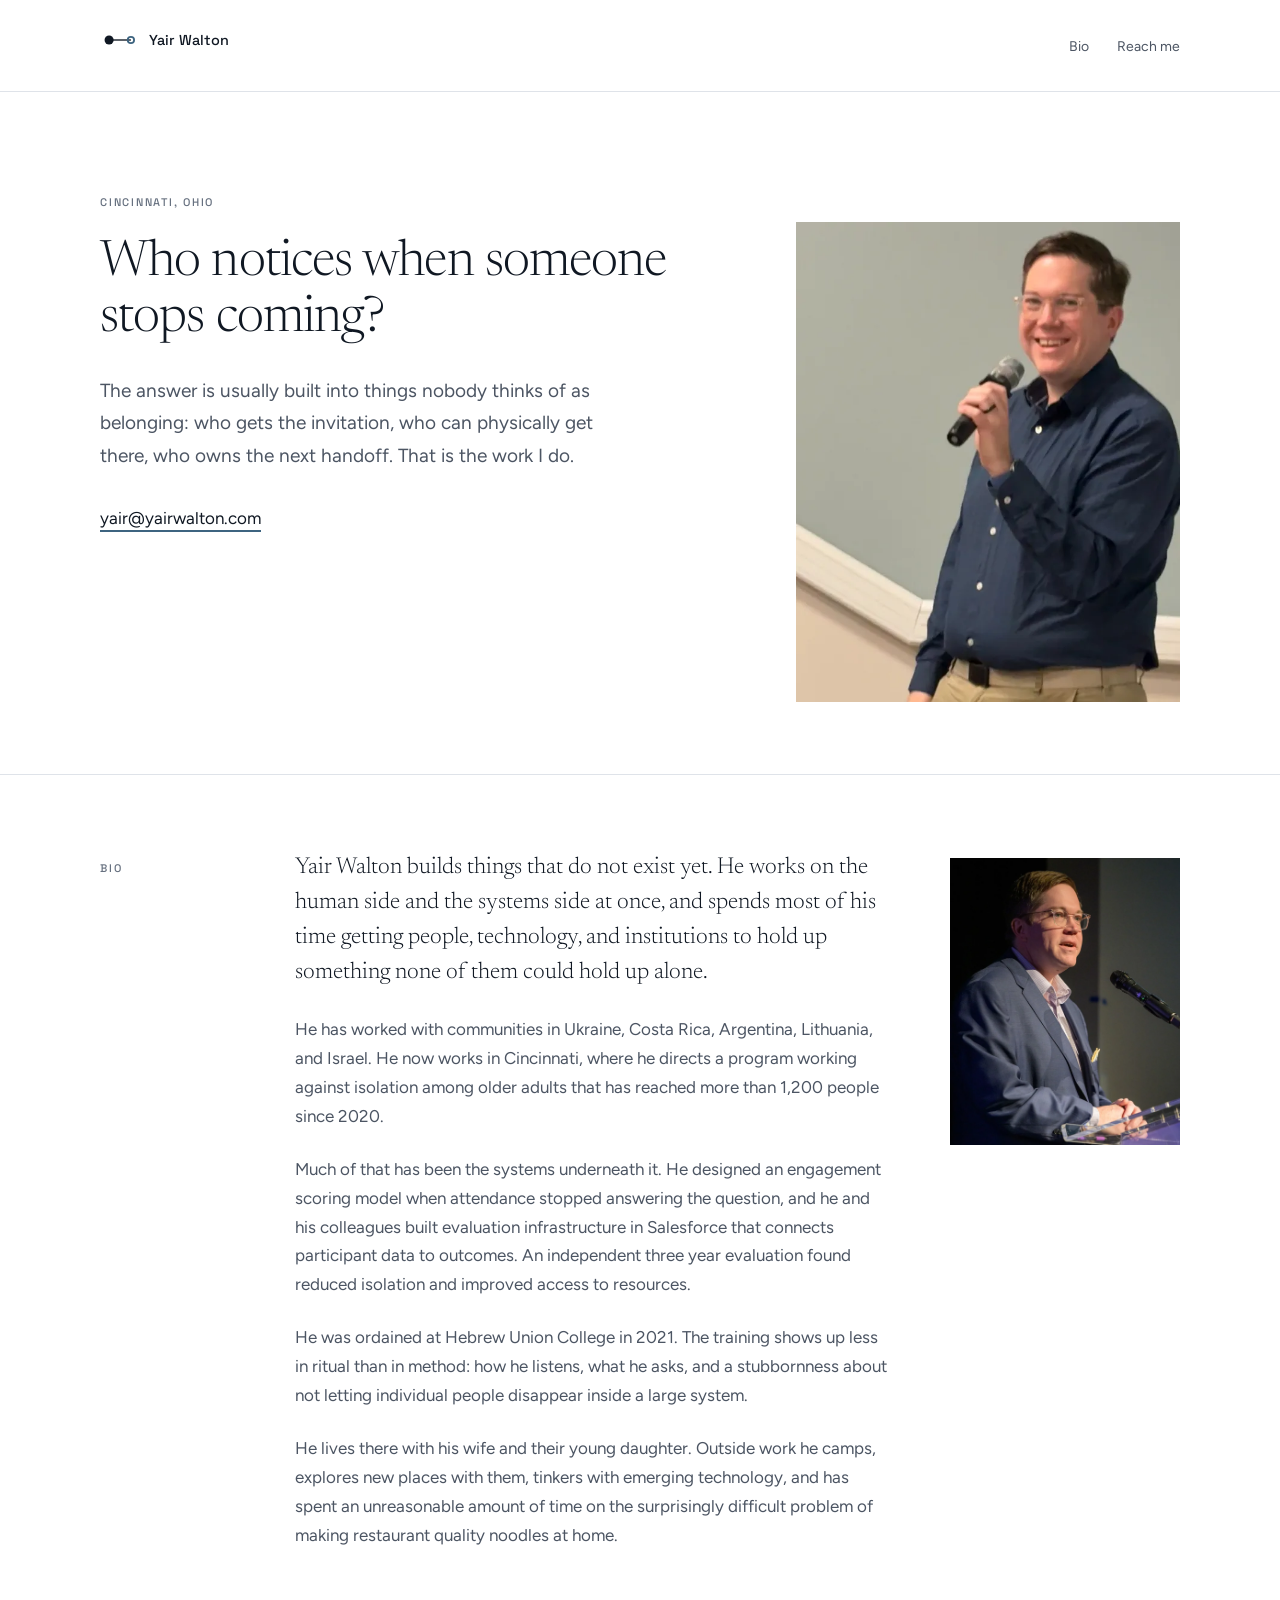
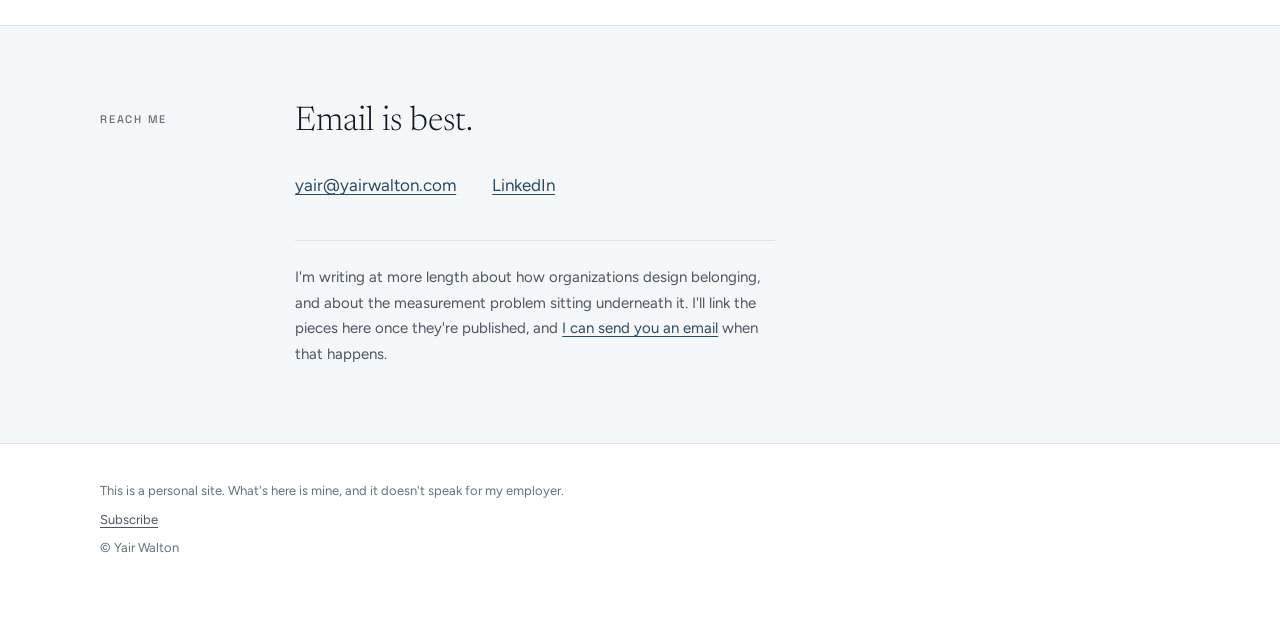
<file: index.html>
<!DOCTYPE html>
<html lang="en">
<head>
<meta charset="UTF-8">
<meta name="viewport" content="width=device-width, initial-scale=1">

<title>Yair Walton</title>
<meta name="description" content="Who notices when someone stops coming? Yair Walton builds things that do not exist yet, weaving together the people and systems that hold them up. Cincinnati, Ohio.">
<meta name="author" content="Yair Walton">
<meta name="robots" content="index, follow, max-image-preview:large, max-snippet:-1">
<meta name="msvalidate.01" content="66A717ED870D76613AE6707CD787BCC9">


<link rel="canonical" href="https://yairwalton.com/">

<meta property="og:type" content="profile">
<meta property="og:locale" content="en_US">
<meta property="og:site_name" content="Yair Walton">
<meta property="og:title" content="Yair Walton">
<meta property="og:description" content="The answer is usually built into things nobody thinks of as belonging: who gets the invitation, who can physically get there, who owns the next handoff.">
<meta property="og:url" content="https://yairwalton.com/">
<meta property="og:image" content="https://yairwalton.com/assets/share-card.png">
<meta property="og:image:width" content="1200">
<meta property="og:image:height" content="630">
<meta property="og:image:alt" content="Yair Walton. Who notices when someone stops coming?">

<meta name="twitter:card" content="summary_large_image">
<meta name="twitter:title" content="Yair Walton">
<meta name="twitter:description" content="Who notices when someone stops coming?">
<meta name="twitter:image" content="https://yairwalton.com/assets/share-card.png">

<meta name="theme-color" content="#F6F7F8" media="(prefers-color-scheme: light)">
<meta name="theme-color" content="#101823" media="(prefers-color-scheme: dark)">

<link rel="icon" href="/favicon.ico" sizes="32x32">
<link rel="icon" href="/favicon.svg" type="image/svg+xml">
<link rel="apple-touch-icon" href="/assets/icon-180.png">
<link rel="manifest" href="/site.webmanifest">

<link rel="preload" href="assets/fonts/newsreader-var.woff2" as="font" type="font/woff2" crossorigin>
<link rel="preload" href="assets/fonts/figtree-var.woff2" as="font" type="font/woff2" crossorigin>
<link rel="alternate" type="text/markdown" href="/index.md" title="Markdown version, for AI agents">
<link rel="stylesheet" href="styles.css">

<script type="application/ld+json">
{
  "@context": "https://schema.org",
  "@graph": [
    {
      "@type": "Person",
      "@id": "https://yairwalton.com/#yair",
      "name": "Yair Walton",
      "url": "https://yairwalton.com/",
      "image": {
        "@type": "ImageObject",
        "@id": "https://yairwalton.com/#portrait",
        "url": "https://yairwalton.com/assets/portrait-speaking-920.webp",
        "width": 920,
        "height": 1150,
        "caption": "Yair Walton"
      },
      "description": "Yair Walton builds things that do not exist yet, weaving together the people, systems, and networks that have to hold them up.",
      "address": {
        "@type": "PostalAddress",
        "addressLocality": "Cincinnati",
        "addressRegion": "OH",
        "addressCountry": "US"
      },
      "homeLocation": {
        "@type": "Place",
        "name": "Cincinnati, Ohio"
      },
      "alumniOf": {
        "@type": "CollegeOrUniversity",
        "name": "Hebrew Union College"
      },
      "knowsAbout": [
        "Belonging",
        "Program operations",
        "Social connection",
        "Community health",
        "Relationship centered care",
        "Outcome measurement",
        "Programme design",
        "Volunteer engagement",
        "Partnership development"
      ],
      "sameAs": [
        "https://www.linkedin.com/in/yairwalton/"
      ],
      "disambiguatingDescription": "Community program builder and operations leader in Cincinnati, Ohio, focused on social connection and outcome measurement."
    },
    {
      "@type": "WebSite",
      "@id": "https://yairwalton.com/#website",
      "url": "https://yairwalton.com/",
      "name": "Yair Walton",
      "inLanguage": "en-US",
      "publisher": {
        "@id": "https://yairwalton.com/#yair"
      },
      "description": "The personal site of Yair Walton, who builds community programs and the systems that measure whether they reach the people they are meant to reach.",
      "about": {
        "@id": "https://yairwalton.com/#yair"
      }
    },
    {
      "@type": "ProfilePage",
      "@id": "https://yairwalton.com/#page",
      "url": "https://yairwalton.com/",
      "name": "Yair Walton",
      "isPartOf": {
        "@id": "https://yairwalton.com/#website"
      },
      "mainEntity": {
        "@id": "https://yairwalton.com/#yair"
      },
      "primaryImageOfPage": {
        "@id": "https://yairwalton.com/#portrait"
      },
      "inLanguage": "en-US",
      "dateCreated": "2026-08-08",
      "dateModified": "2026-08-08"
    }
  ]
}
</script>

<!--
  ANALYTICS. Two ways to turn this on. Use ONE, never both, or every visit
  gets counted twice.

  EASIEST, no code: in the Cloudflare dashboard open your Pages project,
  go to Settings, then Web Analytics, and click Enable. Cloudflare injects
  the beacon for you. Nothing here needs to change.

  IN CODE: go to Cloudflare dashboard, Web Analytics, Add a site, copy the
  token it gives you, paste it over YOUR-TOKEN-HERE below, and delete the
  two comment markers around the script tag so it goes live.

  Either way it is cookieless, collects no personal data, and needs no
  cookie banner.

<script defer src="https://static.cloudflareinsights.com/beacon.min.js"
        data-cf-beacon='{"token": "YOUR-TOKEN-HERE"}'></script>
-->
</head>
<body>

<a class="skip" href="#main">Skip to content</a>

<header class="site-head">
  <div class="wrap head-row">
    <a class="mark" href="/" aria-label="Yair Walton, home">
      <svg viewBox="0 0 44 24" role="img" aria-hidden="true" focusable="false">
        <line x1="10" y1="12" x2="34" y2="12"></line>
        <circle class="point-solid" cx="10" cy="12" r="5"></circle>
        <circle class="point-open" cx="34" cy="12" r="3.5"></circle>
      </svg>
      <span>Yair Walton</span>
    </a>
    <nav aria-label="Sections">
      <a href="#bio">Bio</a>
      <a href="#reach">Reach me</a>
    </nav>
  </div>
</header>

<main id="main">

  <!-- Opening -->
  <section class="open" aria-label="Introduction">
    <div class="wrap open-grid">
      <div>
        <p class="kicker">Cincinnati, Ohio</p>
        <h1>Who notices when someone stops coming?</h1>
        <p class="lede">
          The answer is usually built into things nobody thinks of as belonging: who gets
          the invitation, who can physically get there, who owns the next handoff. That
          is the work I do.
        </p>
        <p class="open-cta">
          <a href="mailto:yair@yairwalton.com">yair@yairwalton.com</a>
        </p>
      </div>
      <figure class="portrait">
        <img
          src="assets/portrait-speaking-920.webp"
          srcset="assets/portrait-speaking-640.webp 640w, assets/portrait-speaking-920.webp 920w"
          sizes="(max-width: 860px) 78vw, 34vw"
          alt="Yair Walton speaking to a room, holding a microphone"
          width="920" height="1150"
          fetchpriority="high">
      </figure>
    </div>
  </section>

  <!-- Bio -->
  <section class="section" id="bio" aria-labelledby="bio-label">
    <div class="wrap section-grid">
      <h2 class="kicker" id="bio-label">Bio</h2>
      <div class="bio-body">
        <div class="prose">
          <p>
            Yair Walton builds things that do not exist yet. He works on the human side
            and the systems side at once, and spends most of his time getting people,
            technology, and institutions to hold up something none of them could hold up
            alone.
          </p>
          <p>
            He has worked with communities in Ukraine, Costa Rica, Argentina, Lithuania,
            and Israel. He now works in Cincinnati, where he directs a program working
            against isolation among older adults that has reached more than 1,200 people
            since 2020.
          </p>
          <p>
            Much of that has been the systems underneath it. He designed an engagement
            scoring model when attendance stopped answering the question, and he and his
            colleagues built evaluation infrastructure in Salesforce that connects
            participant data to outcomes. An independent three year evaluation found
            reduced isolation and improved access to resources.
          </p>
          <p>
            He was ordained at Hebrew Union College in 2021. The training shows up less in
            ritual than in method: how he listens, what he asks, and a stubbornness about
            not letting individual people disappear inside a large system.
          </p>
          <p>
            He lives there with his wife and their young daughter. Outside work he camps,
            explores new places with them, tinkers with emerging technology, and has spent
            an unreasonable amount of time on the surprisingly difficult problem of making
            restaurant quality noodles at home.
          </p>
        </div>
        <figure class="bio-shot">
          <img src="assets/portrait-podium-1000.webp"
               alt="Yair Walton speaking at a podium"
               width="1000" height="1250" loading="lazy">
        </figure>
      </div>
    </div>
  </section>

  <!-- Reach me -->
  <section class="section reach" id="reach" aria-labelledby="reach-label">
    <div class="wrap section-grid">
      <h2 class="kicker" id="reach-label">Reach me</h2>
      <div class="prose">
        <p class="big">Email is best.</p>
        <ul class="links">
          <li><a href="mailto:yair@yairwalton.com">yair@yairwalton.com</a></li>
          <li><a href="https://www.linkedin.com/in/yairwalton/" rel="me noopener">LinkedIn</a></li>
        </ul>
        <p class="routing">
          I'm writing at more length about how organizations design belonging, and about
          the measurement problem sitting underneath it. I'll link the pieces here once
          they're published, and <a href="subscribe.html">I can send you an email</a> when
          that happens.
        </p>
      </div>
    </div>
  </section>

</main>

<footer class="site-foot">
  <div class="wrap">
    <p>
      This is a personal site. What's here is mine, and it doesn't speak for my
      employer.
    </p>
    <p class="foot-links">
      <a href="/subscribe.html">Subscribe</a>
    </p>
    <p>&copy; Yair Walton</p>
  </div>
</footer>

</body>
</html>
</file>
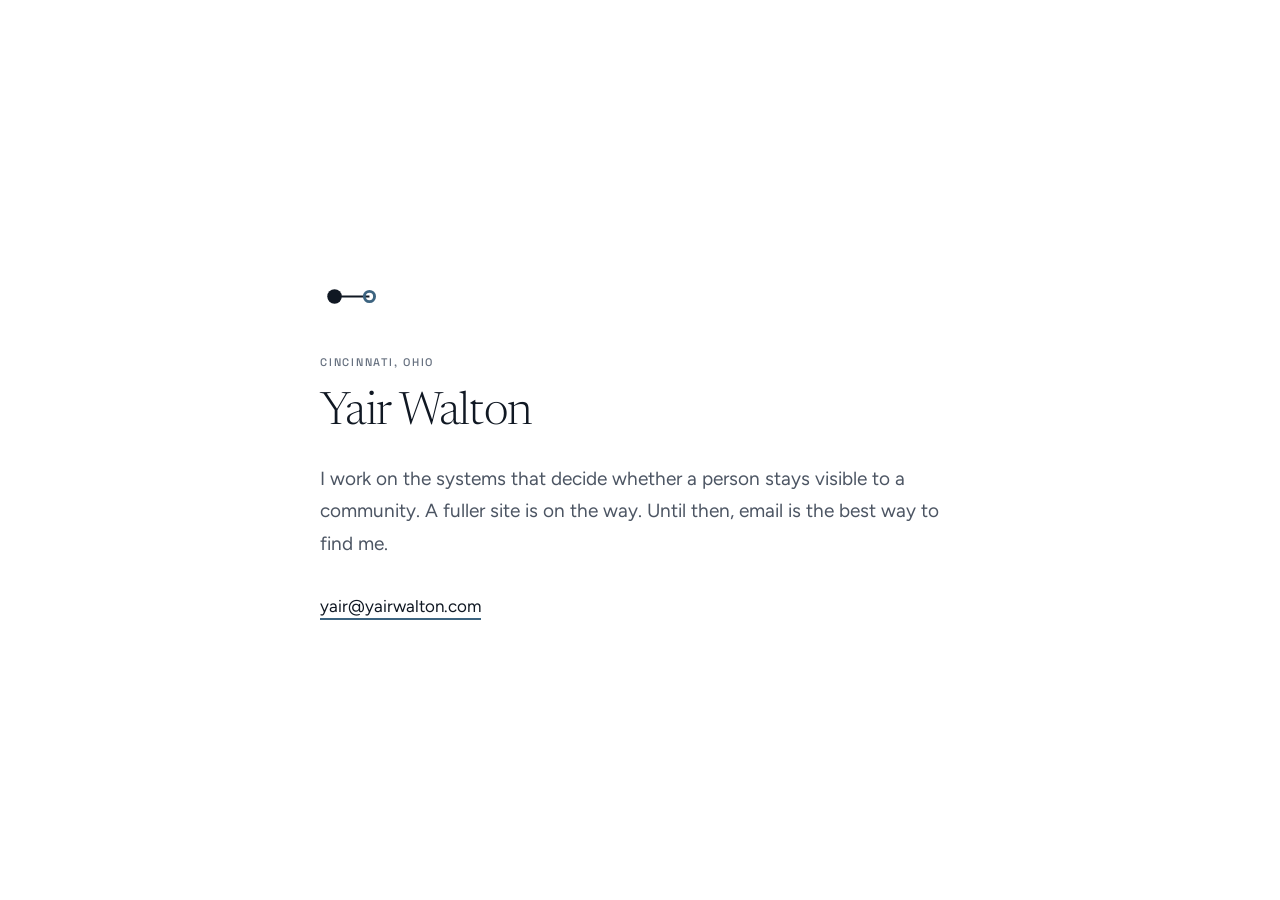
<file: soon.html>
<!DOCTYPE html>
<html lang="en">
<head>
<meta charset="UTF-8">
<meta name="viewport" content="width=device-width, initial-scale=1">

<title>Yair Walton</title>
<meta name="description" content="Yair Walton, Cincinnati. A fuller site is on the way.">
<meta name="author" content="Yair Walton">
<meta name="robots" content="noindex, nofollow">

<meta property="og:type" content="website">
<meta property="og:locale" content="en_US">
<meta property="og:site_name" content="Yair Walton">
<meta property="og:title" content="Yair Walton">
<meta property="og:description" content="Cincinnati. A fuller site is on the way.">
<meta property="og:image" content="https://yairwalton.com/assets/share-card.png">
<meta property="og:image:width" content="1200">
<meta property="og:image:height" content="630">

<meta name="theme-color" content="#F6F7F8" media="(prefers-color-scheme: light)">
<meta name="theme-color" content="#101823" media="(prefers-color-scheme: dark)">

<link rel="icon" href="/favicon.ico" sizes="32x32">
<link rel="icon" href="/favicon.svg" type="image/svg+xml">
<link rel="apple-touch-icon" href="/assets/icon-180.png">
<link rel="manifest" href="/site.webmanifest">

<link rel="preload" href="assets/fonts/newsreader-var.woff2" as="font" type="font/woff2" crossorigin>
<link rel="stylesheet" href="styles.css">
</head>
<body>

<main class="splash">
  <div class="wrap narrow">
    <div class="mark mark-lg">
      <svg viewBox="0 0 44 24" role="img" aria-label="Yair Walton" focusable="false">
        <line x1="10" y1="12" x2="34" y2="12"></line>
        <circle class="point-solid" cx="10" cy="12" r="5"></circle>
        <circle class="point-open" cx="34" cy="12" r="3.5"></circle>
      </svg>
    </div>

    <p class="kicker">Cincinnati, Ohio</p>
    <h1 class="page-title">Yair Walton</h1>

    <p class="lede">
      I work on the systems that decide whether a person stays visible to a community.
      A fuller site is on the way. Until then, email is the best way to find me.
    </p>

    <p class="open-cta">
      <a href="mailto:yair@yairwalton.com">yair@yairwalton.com</a>
    </p>

  </div>
</main>

</body>
</html>
</file>
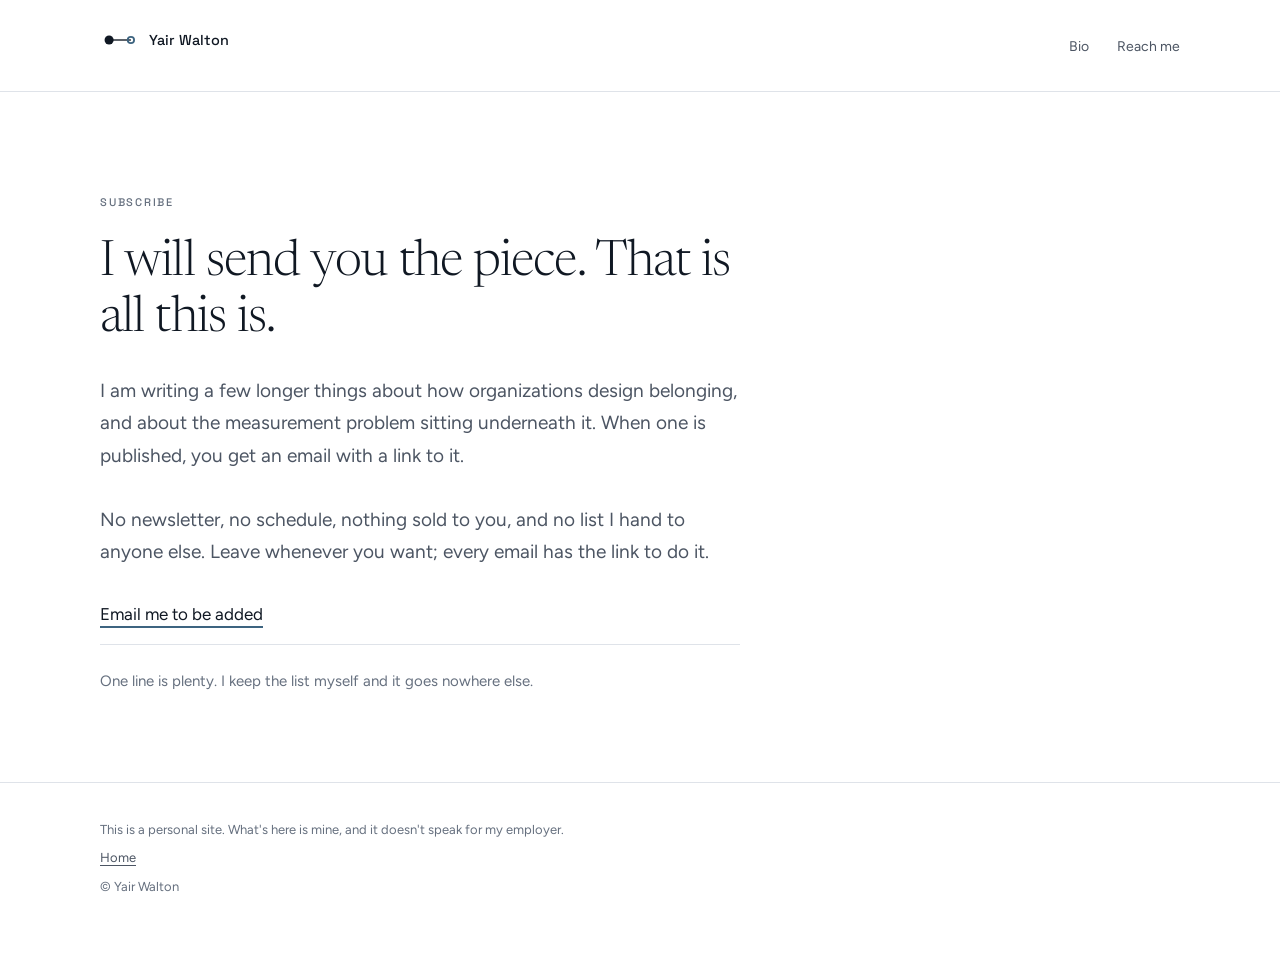
<file: subscribe.html>
<!DOCTYPE html>
<html lang="en">
<head>
<meta charset="UTF-8">
<meta name="viewport" content="width=device-width, initial-scale=1">

<title>Subscribe, Yair Walton</title>
<meta name="description" content="An email when a new piece is published. Nothing else.">
<meta name="author" content="Yair Walton">
<meta name="robots" content="index, follow, max-image-preview:large, max-snippet:-1">

<link rel="canonical" href="https://yairwalton.com/subscribe.html">

<meta property="og:type" content="website">
<meta property="og:locale" content="en_US">
<meta property="og:site_name" content="Yair Walton">
<meta property="og:title" content="Subscribe, Yair Walton">
<meta property="og:description" content="An email when a new piece is published. Nothing else.">
<meta property="og:url" content="https://yairwalton.com/subscribe.html">
<meta property="og:image" content="https://yairwalton.com/assets/share-card.png">
<meta property="og:image:width" content="1200">
<meta property="og:image:height" content="630">

<meta name="theme-color" content="#F6F7F8" media="(prefers-color-scheme: light)">
<meta name="theme-color" content="#101823" media="(prefers-color-scheme: dark)">

<link rel="icon" href="/favicon.ico" sizes="32x32">
<link rel="icon" href="/favicon.svg" type="image/svg+xml">
<link rel="apple-touch-icon" href="/assets/icon-180.png">
<link rel="manifest" href="/site.webmanifest">

<link rel="preload" href="assets/fonts/newsreader-var.woff2" as="font" type="font/woff2" crossorigin>
<link rel="preload" href="assets/fonts/figtree-var.woff2" as="font" type="font/woff2" crossorigin>
<link rel="alternate" type="text/markdown" href="/subscribe.md" title="Markdown version, for AI agents">
<link rel="stylesheet" href="styles.css">

<!--
  ANALYTICS. Two ways to turn this on. Use ONE, never both, or every visit
  gets counted twice.

  EASIEST, no code: in the Cloudflare dashboard open your Pages project,
  go to Settings, then Web Analytics, and click Enable. Cloudflare injects
  the beacon for you. Nothing here needs to change.

  IN CODE: go to Cloudflare dashboard, Web Analytics, Add a site, copy the
  token it gives you, paste it over YOUR-TOKEN-HERE below, and delete the
  two comment markers around the script tag so it goes live.

  Either way it is cookieless, collects no personal data, and needs no
  cookie banner.

<script defer src="https://static.cloudflareinsights.com/beacon.min.js"
        data-cf-beacon='{"token": "YOUR-TOKEN-HERE"}'></script>
-->
<script type="application/ld+json">
{
  "@context": "https://schema.org",
  "@type": "WebPage",
  "@id": "https://yairwalton.com/subscribe.html",
  "url": "https://yairwalton.com/subscribe.html",
  "name": "Subscribe, Yair Walton",
  "description": "An email when a new piece is published. Nothing else.",
  "isPartOf": {
    "@id": "https://yairwalton.com/#website"
  },
  "about": {
    "@id": "https://yairwalton.com/#yair"
  },
  "inLanguage": "en-US"
}
</script>
</head>
<body>

<a class="skip" href="#main">Skip to content</a>

<header class="site-head">
  <div class="wrap head-row">
    <a class="mark" href="/" aria-label="Yair Walton, home">
      <svg viewBox="0 0 44 24" role="img" aria-hidden="true" focusable="false">
        <line x1="10" y1="12" x2="34" y2="12"></line>
        <circle class="point-solid" cx="10" cy="12" r="5"></circle>
        <circle class="point-open" cx="34" cy="12" r="3.5"></circle>
      </svg>
      <span>Yair Walton</span>
    </a>
    <nav aria-label="Sections">
      <a href="/#bio">Bio</a>
      <a href="/#reach">Reach me</a>
    </nav>
  </div>
</header>

<main id="main">

  <section class="open" aria-label="Subscribe">
    <div class="wrap narrow">
      <p class="kicker">Subscribe</p>
      <h1 class="page-title">I will send you the piece. That is all this is.</h1>

      <p class="lede">
        I am writing a few longer things about how organizations design belonging, and
        about the measurement problem sitting underneath it. When one is published, you
        get an email with a link to it.
      </p>

      <p class="lede">
        No newsletter, no schedule, nothing sold to you, and no list I hand to anyone
        else. Leave whenever you want; every email has the link to do it.
      </p>

      <!--
        THE SIGNUP FORM IS TURNED OFF until there is a Buttondown account to
        receive it. A form that posts to a dead address just throws a 404 at
        whoever fills it in, so the mailto below is doing the job instead.

        TO TURN IT ON: sign up at buttondown.com, replace YOUR-USERNAME below
        with your account name, then delete this comment's opening and closing
        markers so the form renders.

      <form class="signup"
            action="https://buttondown.com/api/emails/embed-subscribe/YOUR-USERNAME"
            method="post"
            target="_blank">
        <label for="email">Your email</label>
        <div class="signup-row">
          <input type="email" name="email" id="email" required
                 autocomplete="email" placeholder="you@example.com">
          <button type="submit">Send me the pieces</button>
        </div>
      </form>
      -->

      <p class="open-cta">
        <a href="mailto:yair@yairwalton.com?subject=Add%20me%20to%20the%20list">Email me to be added</a>
      </p>
      <p class="routing">
        One line is plenty. I keep the list myself and it goes nowhere else.
      </p>
    </div>
  </section>

</main>

<footer class="site-foot">
  <div class="wrap">
    <p>
      This is a personal site. What's here is mine, and it doesn't speak for my
      employer.
    </p>
    <p class="foot-links">
      <a href="/">Home</a>
    </p>
    <p>&copy; Yair Walton</p>
  </div>
</footer>

</body>
</html>
</file>
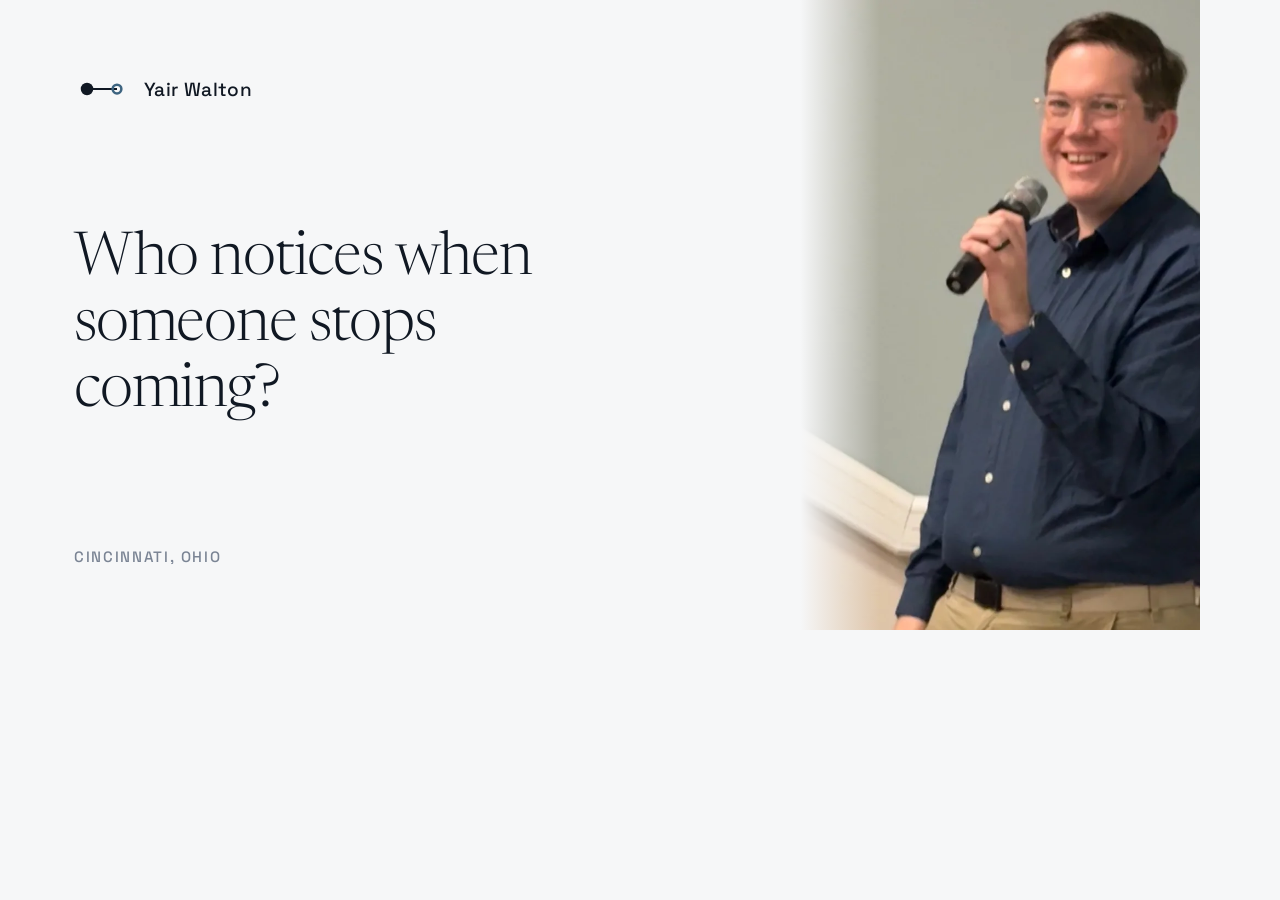
<file: tools/share-card.html>
<!DOCTYPE html>
<html lang="en">
<head>
<meta charset="UTF-8">
<title>Share card source</title>
<!--
  Source for assets/share-card.png (1200x630), the image that appears when
  the site is linked on LinkedIn, Slack, iMessage, or anywhere else.
  To regenerate after an edit, screenshot this file at exactly 1200x630.
-->
<style>
  @font-face { font-family:'Newsreader'; src:url('../public/assets/fonts/newsreader-var.woff2') format('woff2-variations'); font-weight:200 800; font-style:normal; }
  @font-face { font-family:'Figtree'; src:url('../public/assets/fonts/figtree-var.woff2') format('woff2-variations'); font-weight:300 900; }
  @font-face { font-family:'Space Grotesk'; src:url('../public/assets/fonts/space-grotesk-var.woff2') format('woff2-variations'); font-weight:300 700; }

  * { box-sizing:border-box; margin:0; padding:0; }
  html, body { width:1200px; height:630px; overflow:hidden; }
  body { background:#F6F7F8; font-family:'Figtree',sans-serif; }

  .card { display:flex; width:1200px; height:630px; }

  .left { width:800px; height:630px; padding:74px 60px 64px 74px;
          display:flex; flex-direction:column; justify-content:space-between; }

  .mark { display:flex; align-items:center; gap:14px; }
  .mark svg { width:56px; height:30px; }
  .mark span { font-family:'Space Grotesk',sans-serif; font-weight:500; font-size:19px; letter-spacing:.02em; color:#101823; }

  h1 { font-family:'Newsreader',Georgia,serif; font-weight:300; font-size:60px; line-height:1.1;
       letter-spacing:-.02em; color:#101823; max-width:16ch; }

  .foot { font-family:'Space Grotesk',sans-serif; font-weight:500; font-size:15px;
          letter-spacing:.11em; text-transform:uppercase; color:#7A8494; }

  .right { width:400px; height:630px; position:relative; overflow:hidden; }
  .right img { width:400px; height:630px; object-fit:cover; object-position:50% 20%; }
  .right::after { content:''; position:absolute; top:0; bottom:0; left:0; width:80px;
                  background:linear-gradient(to right,#F6F7F8,rgba(246,247,248,0)); }
</style>
</head>
<body>
  <div class="card">
    <div class="left">
      <div class="mark">
        <svg viewBox="0 0 44 24" aria-hidden="true">
          <line x1="10" y1="12" x2="34" y2="12" stroke="#101823" stroke-width="1.6"></line>
          <circle cx="10" cy="12" r="5" fill="#101823"></circle>
          <circle cx="34" cy="12" r="3.5" fill="none" stroke="#3D6480" stroke-width="2"></circle>
        </svg>
        <span>Yair Walton</span>
      </div>
      <h1>Who notices when someone stops coming?</h1>
      <p class="foot">Cincinnati, Ohio</p>
    </div>
    <div class="right">
      <img src="../public/assets/portrait-speaking-920.webp" alt="">
    </div>
  </div>
</body>
</html>
</file>
<file: styles.css>
/* ==========================================================================
   Yair Walton, personal site

   Editorial layout: section labels sit in the left margin, the reading
   column stays narrow. Palette and type follow Yair's personal visual
   system, slate register. To move to the gold (Jewish communal) register,
   swap the two accent values under :root.

   Fonts are self-hosted from assets/fonts, so the site keeps its
   typography with no third-party request and no tracking.
   ========================================================================== */

/* ------------------------------------------------------------------ fonts */

@font-face {
  font-family: 'Newsreader';
  src: url('assets/fonts/newsreader-var.woff2') format('woff2-variations');
  font-weight: 200 800;
  font-style: normal;
  font-display: swap;
}
@font-face {
  font-family: 'Newsreader';
  src: url('assets/fonts/newsreader-italic-var.woff2') format('woff2-variations');
  font-weight: 200 800;
  font-style: italic;
  font-display: swap;
}
@font-face {
  font-family: 'Figtree';
  src: url('assets/fonts/figtree-var.woff2') format('woff2-variations');
  font-weight: 300 900;
  font-style: normal;
  font-display: swap;
}
@font-face {
  font-family: 'Space Grotesk';
  src: url('assets/fonts/space-grotesk-var.woff2') format('woff2-variations');
  font-weight: 300 700;
  font-style: normal;
  font-display: swap;
}

/* ----------------------------------------------------------------- tokens */

:root {
  --porcelain: #F6F7F8;
  --card: #FFFFFF;
  --line: #DFE3E9;

  --ink: #101823;
  --ink-2: #4C5563;
  /* #66707F, not a lighter grey: labels and the footer disclaimer are small
     text and need 4.5:1. This clears it on both white and porcelain. */
  --ink-3: #66707F;

  /* Accent, slate register */
  --accent: #3D6480;
  --accent-deep: #2B4A61;

  /* Gold register, for an easy switch:
     --accent: #A2761C; --accent-deep: #7D5A12; */

  --measure: 60ch;
  --pad: clamp(1.25rem, 5vw, 4rem);
  --rail: 9rem;   /* width of the left label column */
}

/* Evening palette. Same system, reversed, per the brand's dark treatment. */
@media (prefers-color-scheme: dark) {
  :root {
    --porcelain: #16202C;
    --card: #101823;
    --line: rgba(255, 255, 255, 0.14);

    --ink: #FFFFFF;
    --ink-2: rgba(255, 255, 255, 0.72);
    --ink-3: rgba(255, 255, 255, 0.55);

    --accent: #8EB6D0;
    --accent-deep: #8EB6D0;
  }
}

*, *::before, *::after { box-sizing: border-box; }

html { -webkit-text-size-adjust: 100%; scroll-behavior: smooth; }

@media (prefers-reduced-motion: reduce) {
  html { scroll-behavior: auto; }
  * { animation: none !important; transition: none !important; }
}

body {
  margin: 0;
  background: var(--card);
  color: var(--ink);
  font-family: 'Figtree', system-ui, -apple-system, 'Segoe UI', sans-serif;
  font-size: 1.0625rem;
  line-height: 1.7;
  -webkit-font-smoothing: antialiased;
}

img { max-width: 100%; height: auto; display: block; }

a { color: var(--accent-deep); text-underline-offset: 3px; }
a:hover { color: var(--ink); }

:focus-visible { outline: 2px solid var(--accent); outline-offset: 3px; }

.skip { position: absolute; left: -9999px; background: var(--ink); color: var(--card); padding: 0.75rem 1rem; z-index: 10; }
.skip:focus { left: 1rem; top: 1rem; }

.wrap { max-width: 1080px; margin: 0 auto; }

/* ---------------------------------------------------------------- labels */

/* Section labels are real headings, so screen readers and search engines
   can see the document structure. They are styled down, not sized up. */
.kicker {
  font-family: 'Space Grotesk', system-ui, sans-serif;
  font-weight: 500;
  font-size: 0.6875rem;
  line-height: 1.5;
  letter-spacing: 0.16em;
  text-transform: uppercase;
  color: var(--ink-3);
  margin: 0;
}

/* ------------------------------------------------------------------ head */

.site-head {
  padding: 1.75rem var(--pad);
  border-bottom: 1px solid var(--line);
}

.head-row {
  display: flex;
  align-items: baseline;
  justify-content: space-between;
  gap: 1.5rem;
  flex-wrap: wrap;
}

.mark {
  display: inline-flex;
  align-items: center;
  gap: 0.55rem;
  text-decoration: none;
  color: var(--ink);
  font-family: 'Space Grotesk', system-ui, sans-serif;
  font-weight: 500;
  font-size: 0.9rem;
}
.mark svg { width: 40px; height: 22px; }
.mark line { stroke: var(--ink); stroke-width: 1.5; }
.mark .point-solid { fill: var(--ink); }
.mark .point-open { fill: none; stroke: var(--accent); stroke-width: 2; }

.site-head nav { display: flex; gap: 1.75rem; font-size: 0.875rem; }
.site-head nav a { text-decoration: none; color: var(--ink-2); padding: 0.25rem 0; }
.site-head nav a:hover { color: var(--ink); }

/* --------------------------------------------------------------- opening */

.open { padding: clamp(3rem, 8vw, 6.5rem) var(--pad) clamp(2.5rem, 6vw, 4.5rem); }

.open-grid {
  display: grid;
  grid-template-columns: minmax(0, 1fr) minmax(0, 0.62fr);
  gap: clamp(2rem, 6vw, 5rem);
  align-items: start;
}

.open h1 {
  font-family: 'Newsreader', Georgia, serif;
  font-weight: 300;
  font-size: clamp(2rem, 4.4vw, 3.125rem);
  line-height: 1.12;
  letter-spacing: -0.018em;
  margin: 1.5rem 0 1.75rem;
  text-wrap: pretty;
}

.lede {
  font-size: clamp(1.0625rem, 1.5vw, 1.1875rem);
  color: var(--ink-2);
  max-width: 44ch;
  margin: 0 0 2rem;
}

.open-cta { margin: 0; font-size: 1.0625rem; }
.open-cta a {
  text-decoration: none;
  border-bottom: 2px solid var(--accent);
  padding-bottom: 2px;
  color: var(--ink);
}
.open-cta a:hover { border-bottom-color: var(--ink); }

/* The portrait sits slightly low, so it reads as placed rather than slotted. */
.portrait { margin: 0; padding-top: 1.75rem; }
.portrait img { width: 100%; object-fit: cover; aspect-ratio: 4 / 5; }

/* -------------------------------------------------------------- sections */

.section {
  padding: clamp(2.75rem, 6vw, 4.75rem) var(--pad);
  border-top: 1px solid var(--line);
}

.section-grid {
  display: grid;
  grid-template-columns: var(--rail) minmax(0, 1fr);
  gap: 0 clamp(1.5rem, 4vw, 3.5rem);
  align-items: start;
}

/* Labels hang in the margin, aligned to the first line of text. */
.section-grid > .kicker { padding-top: 0.55rem; }

.prose { max-width: var(--measure); }
.prose > p { margin: 0 0 1.5rem; color: var(--ink-2); }
.prose > p:last-child { margin-bottom: 0; }

.prose > p:first-child {
  font-family: 'Newsreader', Georgia, serif;
  font-weight: 300;
  font-size: clamp(1.1875rem, 2.1vw, 1.4375rem);
  line-height: 1.52;
  color: var(--ink);
}

blockquote {
  margin: 2.25rem 0;
  padding-left: 1.5rem;
  border-left: 2px solid var(--accent);
}
blockquote p {
  margin: 0;
  font-family: 'Newsreader', Georgia, serif;
  font-style: italic;
  font-weight: 300;
  font-size: clamp(1.3125rem, 2.6vw, 1.75rem);
  line-height: 1.35;
  color: var(--ink);
  max-width: 24ch;
}

/* ------------------------------------------------------------- reach me */

.reach { background: var(--porcelain); }

.prose > p.big {
  font-family: 'Newsreader', Georgia, serif;
  font-weight: 300;
  font-size: clamp(1.5rem, 3.2vw, 2.125rem);
  line-height: 1.2;
  color: var(--ink);
  margin: 0 0 1.5rem;
}

.links {
  list-style: none;
  padding: 0;
  margin: 0 0 2.25rem;
  display: flex;
  flex-wrap: wrap;
  gap: 0.35rem 2.25rem;
  font-size: 1.0625rem;
}
.links a { display: inline-block; padding: 0.25rem 0; }

.routing {
  color: var(--ink-3);
  font-size: 0.9375rem;
  max-width: 48ch;
  padding-top: 1.5rem;
  border-top: 1px solid var(--line);
}
.prose > .routing { margin-bottom: 0; }

/* ------------------------------------------------------------------ foot */

.site-foot {
  padding: 2.25rem var(--pad) 3.25rem;
  border-top: 1px solid var(--line);
  color: var(--ink-3);
  font-size: 0.8125rem;
}
.site-foot p { margin: 0 0 0.4rem; max-width: 62ch; }

/* ---------------------------------------------------------------- narrow */

@media (max-width: 860px) {
  .open-grid { grid-template-columns: 1fr; }

  /* Headline first, portrait after. To lead with the photo on phones
     instead, add: .portrait { order: -1; } */
  .portrait { padding-top: 0; margin-top: 2rem; max-width: 300px; }

  /* Labels move above the text instead of into the margin. */
  .section-grid { grid-template-columns: 1fr; gap: 0.85rem; }
  .section-grid > .kicker { padding-top: 0; }
}

/* ==========================================================================
   Additional pages: press, subscribe, splash
   ========================================================================== */

/* Keeps the same left edge as every other page; only the text column narrows. */
.wrap.narrow { max-width: 1080px; }
.wrap.narrow > * { max-width: 640px; }

.page-title {
  font-family: 'Newsreader', Georgia, serif;
  font-weight: 300;
  font-size: clamp(1.875rem, 4vw, 2.875rem);
  line-height: 1.14;
  letter-spacing: -0.015em;
  margin: 1.25rem 0 1.5rem;
  max-width: 26ch;
  text-wrap: pretty;
}

/* Topic lists on the press page. Markers, not bullets. */
ul.plain {
  list-style: none;
  padding: 0;
  margin: 0;
}
ul.plain li {
  color: var(--ink-2);
  padding: 0.85rem 0 0.85rem 1.5rem;
  border-top: 1px solid var(--line);
  position: relative;
}
ul.plain li:last-child { border-bottom: 1px solid var(--line); }
ul.plain li::before {
  content: '';
  position: absolute;
  left: 0;
  top: 1.55rem;
  width: 7px;
  height: 7px;
  border-radius: 50%;
  background: var(--accent);
}

.shot {
  margin: 0 0 1.5rem;
  max-width: 260px;
  border: 1px solid var(--line);
  padding: 0.5rem;
}
.shot img { width: 100%; aspect-ratio: 4 / 5; object-fit: cover; }

/* ------------------------------------------------------------------ form */

.signup { margin: 2.5rem 0 1.75rem; }

.signup label {
  display: block;
  font-family: 'Space Grotesk', system-ui, sans-serif;
  font-weight: 500;
  font-size: 0.6875rem;
  letter-spacing: 0.16em;
  text-transform: uppercase;
  color: var(--ink-3);
  margin-bottom: 0.6rem;
}

.signup-row { display: flex; flex-wrap: wrap; gap: 0.75rem; }

.signup input {
  flex: 1 1 16rem;
  min-width: 0;
  font-family: inherit;
  font-size: 1rem;
  color: var(--ink);
  background: var(--card);
  border: 1px solid var(--line);
  border-bottom-color: var(--ink-3);
  padding: 0.85rem 1rem;
  border-radius: 0;
}
.signup input::placeholder { color: var(--ink-3); }
.signup input:focus-visible { outline: 2px solid var(--accent); outline-offset: 1px; }

.signup button {
  font-family: inherit;
  font-size: 0.9375rem;
  font-weight: 600;
  color: var(--card);
  background: var(--ink);
  border: 1px solid var(--ink);
  padding: 0.85rem 1.5rem;
  cursor: pointer;
  border-radius: 0;
  transition: background 160ms ease, color 160ms ease;
}
.signup button:hover { background: transparent; color: var(--ink); }

/* ---------------------------------------------------------------- splash */

.splash {
  min-height: 100vh;
  display: flex;
  align-items: center;
  padding: clamp(3rem, 10vh, 7rem) var(--pad);
}
.mark-lg { margin-bottom: 2.5rem; }
.mark-lg svg { width: 64px; height: 35px; }
.mark-lg line { stroke: var(--ink); stroke-width: 1.5; }
.mark-lg .point-solid { fill: var(--ink); }
.mark-lg .point-open { fill: none; stroke: var(--accent); stroke-width: 2; }
.splash .page-title { margin-top: 1rem; }
.splash .routing { margin-top: 2.5rem; }

/* ------------------------------------------------------------ foot links */

.foot-links { display: flex; flex-wrap: wrap; gap: 1.5rem; margin-bottom: 0.75rem; }
.foot-links a { color: var(--ink-2); }
.foot-links a:hover { color: var(--ink); }

/* ------------------------------------------------------------------- bio */

.bio-body {
  display: grid;
  grid-template-columns: minmax(0, 1fr) minmax(0, 230px);
  gap: clamp(1.75rem, 4vw, 3rem);
  align-items: start;
}
.bio-body .prose { max-width: 54ch; }

.bio-shot { margin: 0.4rem 0 0; }
.bio-shot img { width: 100%; aspect-ratio: 4 / 5; object-fit: cover; }

@media (max-width: 860px) {
  .bio-body { grid-template-columns: 1fr; }
  .bio-shot { max-width: 230px; margin-top: 0.5rem; }
}
</file>
